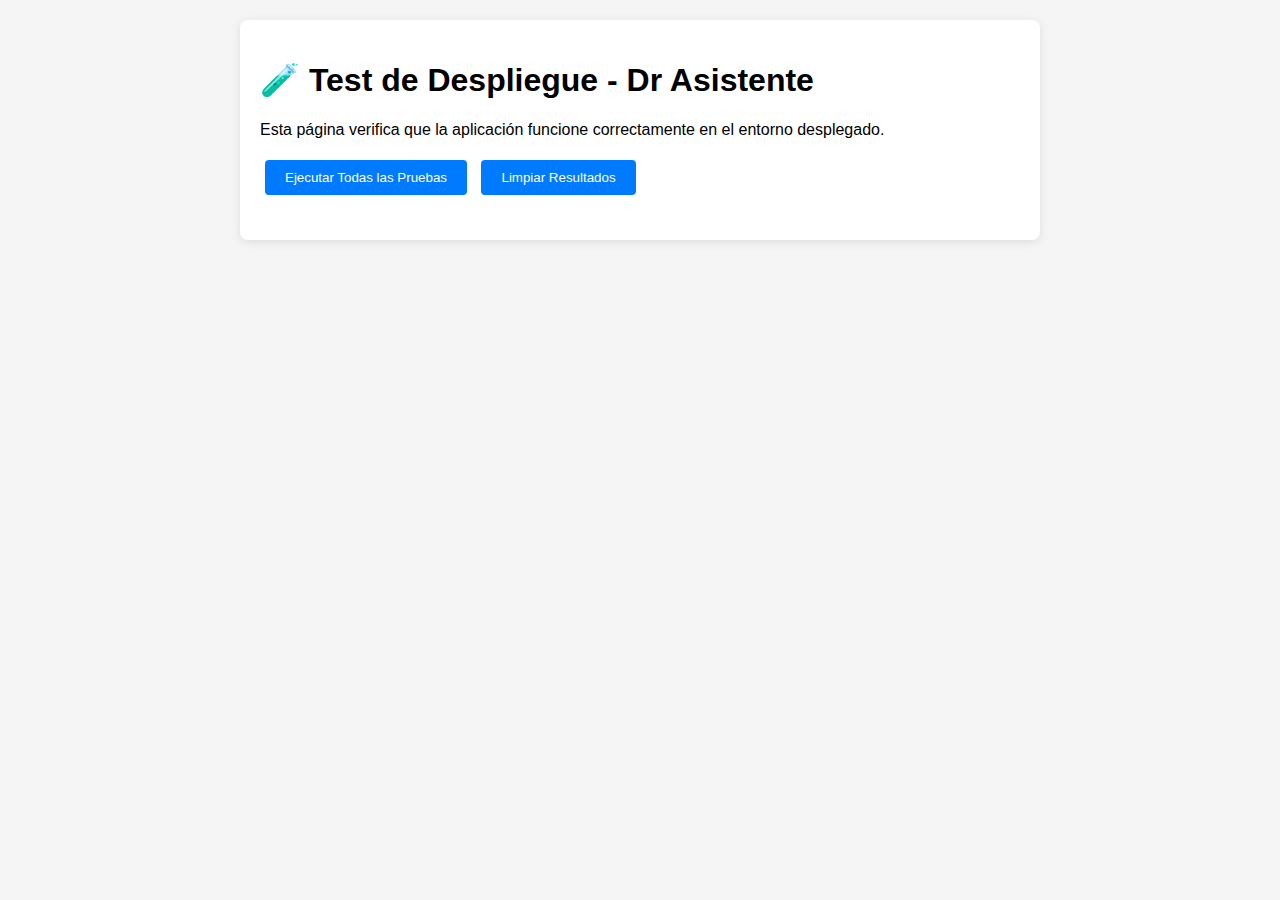
<file: test-deployment.html>
<!DOCTYPE html>
<html lang="es">
<head>
    <meta charset="UTF-8">
    <meta name="viewport" content="width=device-width, initial-scale=1.0">
    <title>Test de Despliegue - Dr Asistente</title>
    <style>
        body {
            font-family: Arial, sans-serif;
            max-width: 800px;
            margin: 0 auto;
            padding: 20px;
            background-color: #f5f5f5;
        }
        .test-container {
            background: white;
            padding: 20px;
            border-radius: 8px;
            box-shadow: 0 2px 10px rgba(0,0,0,0.1);
            margin-bottom: 20px;
        }
        .test-result {
            padding: 10px;
            margin: 10px 0;
            border-radius: 4px;
        }
        .success { background-color: #d4edda; color: #155724; border: 1px solid #c3e6cb; }
        .error { background-color: #f8d7da; color: #721c24; border: 1px solid #f5c6cb; }
        .warning { background-color: #fff3cd; color: #856404; border: 1px solid #ffeaa7; }
        .info { background-color: #d1ecf1; color: #0c5460; border: 1px solid #bee5eb; }
        button {
            background-color: #007bff;
            color: white;
            border: none;
            padding: 10px 20px;
            border-radius: 4px;
            cursor: pointer;
            margin: 5px;
        }
        button:hover { background-color: #0056b3; }
        #testResults { margin-top: 20px; }
    </style>
</head>
<body>
    <div class="test-container">
        <h1>🧪 Test de Despliegue - Dr Asistente</h1>
        <p>Esta página verifica que la aplicación funcione correctamente en el entorno desplegado.</p>
        
        <div>
            <button onclick="runAllTests()">Ejecutar Todas las Pruebas</button>
            <button onclick="clearResults()">Limpiar Resultados</button>
        </div>
        
        <div id="testResults"></div>
    </div>

    <!-- Scripts necesarios -->
    <script src="src/js/security-config.js"></script>
    <script src="src/js/data-manager.js"></script>

    <script>
        class DeploymentTester {
            constructor() {
                this.results = [];
            }

            log(message, type = 'info') {
                const timestamp = new Date().toLocaleTimeString();
                this.results.push({ message, type, timestamp });
                this.displayResults();
            }

            displayResults() {
                const container = document.getElementById('testResults');
                container.innerHTML = this.results.map(result => 
                    `<div class="test-result ${result.type}">
                        <strong>[${result.timestamp}]</strong> ${result.message}
                    </div>`
                ).join('');
            }

            clear() {
                this.results = [];
                this.displayResults();
            }

            async testEnvironmentDetection() {
                this.log('🔍 Probando detección de entorno...', 'info');
                
                try {
                    const environment = securityConfig.detectEnvironment();
                    const isProduction = securityConfig.IS_PRODUCTION;
                    const isLocalStorageSafe = securityConfig.isLocalStorageSafe();
                    
                    this.log(`Entorno detectado: ${environment}`, 'info');
                    this.log(`Es producción: ${isProduction}`, 'info');
                    this.log(`localStorage seguro: ${isLocalStorageSafe}`, isLocalStorageSafe ? 'success' : 'warning');
                    
                    return { environment, isProduction, isLocalStorageSafe };
                } catch (error) {
                    this.log(`Error en detección de entorno: ${error.message}`, 'error');
                    return null;
                }
            }

            async testDataManager() {
                this.log('📊 Probando DataManager...', 'info');
                
                try {
                    // Probar carga de datos
                    const data = await dataManager.loadData();
                    this.log(`Datos cargados: ${data ? 'Sí' : 'No'}`, data ? 'success' : 'error');
                    
                    if (data) {
                        this.log(`Usuarios: ${data.users ? data.users.length : 0}`, 'info');
                        this.log(`Condiciones: ${data.conditions ? data.conditions.length : 0}`, 'info');
                        this.log(`Síntomas: ${data.symptoms ? data.symptoms.length : 0}`, 'info');
                        this.log(`Registros: ${data.symptomRecords ? data.symptomRecords.length : 0}`, 'info');
                    }
                    
                    return data;
                } catch (error) {
                    this.log(`Error cargando datos: ${error.message}`, 'error');
                    return null;
                }
            }

            async testDataPersistence() {
                this.log('💾 Probando persistencia de datos...', 'info');
                
                try {
                    // Crear datos de prueba
                    const testData = {
                        users: [{ id: 'test-user', name: 'Usuario Test' }],
                        conditions: [],
                        symptoms: [],
                        symptomRecords: [],
                        conditionUpdates: []
                    };
                    
                    // Intentar guardar
                    const saveResult = await dataManager.saveData(testData);
                    this.log(`Datos guardados: ${saveResult ? 'Sí' : 'No'}`, saveResult ? 'success' : 'error');
                    
                    // Intentar cargar de nuevo
                    const loadedData = await dataManager.loadData();
                    const hasTestUser = loadedData && loadedData.users && 
                        loadedData.users.some(user => user.id === 'test-user');
                    
                    this.log(`Datos persistidos: ${hasTestUser ? 'Sí' : 'No'}`, hasTestUser ? 'success' : 'error');
                    
                    return { saveResult, hasTestUser };
                } catch (error) {
                    this.log(`Error en persistencia: ${error.message}`, 'error');
                    return null;
                }
            }

            async testLocalStorage() {
                this.log('🗄️ Probando localStorage...', 'info');
                
                try {
                    const testKey = 'dr-assistant-test';
                    const testValue = 'test-value';
                    
                    // Intentar escribir
                    localStorage.setItem(testKey, testValue);
                    this.log('Escritura en localStorage: OK', 'success');
                    
                    // Intentar leer
                    const readValue = localStorage.getItem(testKey);
                    this.log(`Lectura de localStorage: ${readValue === testValue ? 'OK' : 'Error'}`, 
                        readValue === testValue ? 'success' : 'error');
                    
                    // Limpiar
                    localStorage.removeItem(testKey);
                    this.log('Limpieza de localStorage: OK', 'success');
                    
                    return true;
                } catch (error) {
                    this.log(`Error con localStorage: ${error.message}`, 'error');
                    return false;
                }
            }

            async testJSONLoading() {
                this.log('📄 Probando carga de archivos JSON...', 'info');
                
                try {
                    const response = await fetch('./src/data/users-db.json');
                    this.log(`Archivo JSON accesible: ${response.ok ? 'Sí' : 'No'}`, 
                        response.ok ? 'success' : 'warning');
                    
                    if (response.ok) {
                        const data = await response.json();
                        this.log(`Datos JSON válidos: ${data ? 'Sí' : 'No'}`, data ? 'success' : 'error');
                    }
                    
                    return response.ok;
                } catch (error) {
                    this.log(`Error cargando JSON: ${error.message}`, 'warning');
                    return false;
                }
            }

            async runAllTests() {
                this.clear();
                this.log('🚀 Iniciando pruebas de despliegue...', 'info');
                
                const results = {
                    environment: await this.testEnvironmentDetection(),
                    dataManager: await this.testDataManager(),
                    persistence: await this.testDataPersistence(),
                    localStorage: await this.testLocalStorage(),
                    jsonLoading: await this.testJSONLoading()
                };
                
                // Resumen final
                const allPassed = Object.values(results).every(result => result !== null && result !== false);
                this.log(`\n📋 Resumen: ${allPassed ? 'TODAS LAS PRUEBAS PASARON' : 'ALGUNAS PRUEBAS FALLARON'}`, 
                    allPassed ? 'success' : 'error');
                
                if (allPassed) {
                    this.log('✅ La aplicación debería funcionar correctamente en el entorno desplegado', 'success');
                } else {
                    this.log('⚠️ Algunas funcionalidades pueden no estar disponibles', 'warning');
                }
            }
        }

        const tester = new DeploymentTester();

        function runAllTests() {
            tester.runAllTests();
        }

        function clearResults() {
            tester.clear();
        }

        // Ejecutar pruebas automáticamente al cargar
        window.addEventListener('load', () => {
            setTimeout(() => {
                tester.log('Página cargada. Haz clic en "Ejecutar Todas las Pruebas" para comenzar.', 'info');
            }, 1000);
        });
    </script>
</body>
</html>
</file>
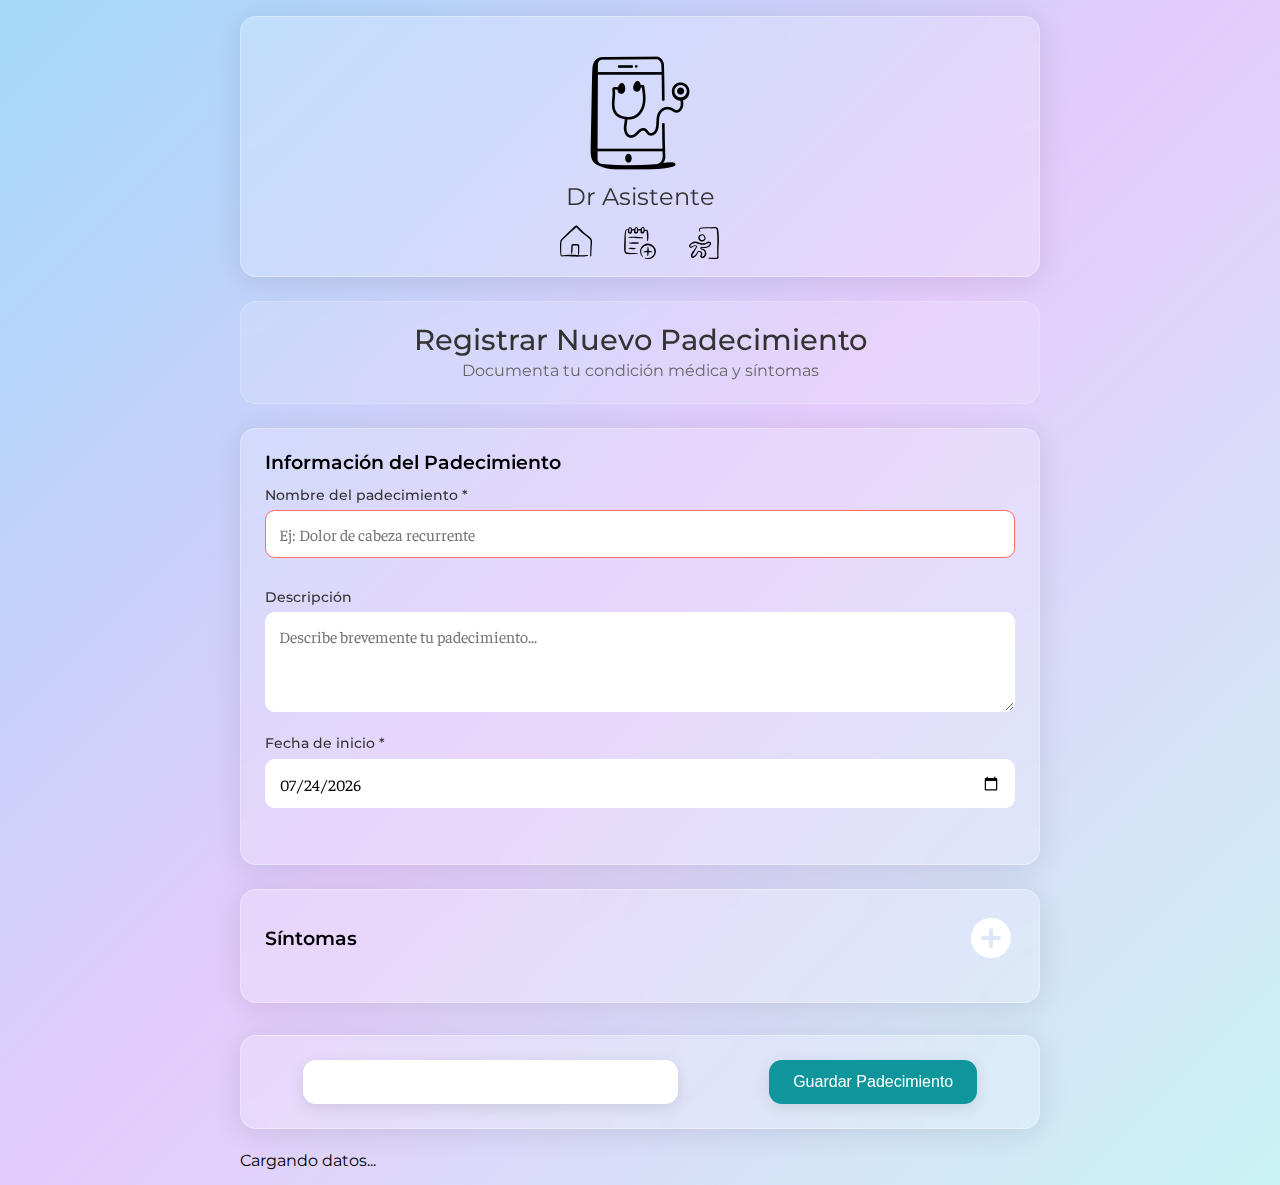
<file: src/pages/add-symptoms.html>
<!DOCTYPE html>
<html lang="es">
<head>
    <meta charset="UTF-8">
    <meta name="viewport" content="width=device-width, initial-scale=1.0">
    <meta name="description" content="Dr Asistente - Registrar nuevo padecimiento y síntomas">
    <meta name="author" content="Dr Assistant">
    <meta name="robots" content="noindex, nofollow">
    <title>Registrar Padecimiento - Dr Asistente</title>
    
    <link rel="icon" type="image/x-icon" href="../../public/favicon-100x100.ico">
    <link rel="stylesheet" href="../css/main.css">
    
</head>
<body>
    <div class="app-container">
        <main class="dashboard-container">
            
            <!-- Header con navegación -->
            <header class="dashboard-header">
                <div class="header-content">
                    <img class="logo" src="../../public/medical-app.png" alt="Dr Asistente Logo">
                    <h1>Dr Asistente</h1>
                </div>
                <nav class="header-nav">
                    <a href="dashboard.html">
                        <img class="nav-icon" src="../../public/home-icon.svg" alt="Home" class="nav-icon">
                    </a>
                    <img class="nav-icon active" src="../../public/add-icon.svg" alt="Register Symptom" class="nav-icon">
                    <img class="nav-icon" src="../../public/exit-icon.svg" alt="Exit" class="nav-icon">
                </nav>
            </header>

            <!-- Título de la página -->
            <section class="welcome-section">
                <h2>Registrar Nuevo Padecimiento</h2>
                <p class="welcome-subtitle">Documenta tu condición médica y síntomas</p>
            </section>

            <!-- Formulario principal -->
            <form id="conditionForm" class="condition-form">
                
                <!-- Información del padecimiento -->
                <section class="form-section">
                    <h3>Información del Padecimiento</h3>
                    
                    <div class="form-group">
                        <label for="conditionName">Nombre del padecimiento *</label>
                        <input 
                            type="text" 
                            id="conditionName" 
                            name="conditionName" 
                            placeholder="Ej: Dolor de cabeza recurrente"
                            required
                        >
                    </div>

                    <div class="form-group">
                        <label for="conditionDescription">Descripción</label>
                        <textarea 
                            id="conditionDescription" 
                            name="conditionDescription" 
                            placeholder="Describe brevemente tu padecimiento..."
                            rows="3"
                        ></textarea>
                    </div>

                    <div class="form-group">
                        <label for="startDate">Fecha de inicio *</label>
                        <input 
                            type="date" 
                            id="startDate" 
                            name="startDate" 
                            required
                        >
                    </div>
                </section>

                <!-- Síntomas -->
                <section class="form-section">
                    <div class="section-header">
                        <h3>Síntomas</h3>
                        <img id="addSymptomBtn" src="../../public/add-full-icon.svg" alt="Add Symptom" class="add-icon">
                    </div>

                    <div id="symptomsContainer" class="symptoms-container">
                        <!-- Los síntomas se agregarán dinámicamente aquí -->
                    </div>
                </section>

                <!-- Botones de acción -->
                <section class="form-actions">
                    <button type="button" id="cancelBtn" class="btn-secondary">
                        Cancelar
                    </button>
                    <button type="submit" id="saveBtn" class="btn-primary">
                        Guardar Padecimiento
                    </button>
                </section>
            </form>

            <!-- Mensajes de estado -->
            <div id="messageContainer" class="message-container"></div>
            
            <!-- Icono de carga -->
            <div id="loadingOverlay" class="loading-overlay hidden">
                <div class="loading-spinner">
                    <div class="spinner"></div>
                    <p class="loading-text">Cargando datos...</p>
                </div>
            </div>
        </main>
    </div>

    <!-- Template para síntomas -->
    <template id="symptomTemplate">
        <div class="symptom-card" data-symptom-index="">
            <div class="symptom-header">
                <h4>Síntoma <span class="symptom-number">1</span></h4>
                <button type="button" class="remove-symptom-btn" title="Eliminar síntoma">
                    ✕
                </button>
            </div>
            
            <div class="form-group">
                <label>Síntoma *</label>
                <input 
                    type="text" 
                    name="symptomName" 
                    placeholder="Ej: Dolor punzante, Náuseas, Fiebre..."
                    required
                >
            </div>

            <div class="form-group">
                <label>Descripción del síntoma</label>
                <textarea 
                    name="symptomDescription" 
                    placeholder="Describe el síntoma con más detalle..."
                    rows="2"
                ></textarea>
            </div>

            <div class="form-group">
                <label>Intensidad actual (1-10) *</label>
                <div class="intensity-container">
                    <div class="intensity-labels">
                        <span>1</span>
                        <span>5</span>
                        <span>10</span>
                    </div>
                    <input 
                        type="range" 
                        name="symptomIntensity" 
                        min="1" 
                        max="10" 
                        value="5" 
                        class="intensity-slider"
                        required
                    >
                    <div class="intensity-display">
                        <span class="intensity-value">5</span>
                        <span class="intensity-label">/ 10</span>
                    </div>
                </div>
            </div>

            <div class="form-group">
                <label>Notas adicionales</label>
                <textarea 
                    name="symptomNotes" 
                    placeholder="¿Qué factores empeoran o mejoran el síntoma? ¿Cuándo aparece?"
                    rows="2"
                ></textarea>
            </div>
        </div>
    </template>

    <!-- Scripts -->
    <script src="../js/auth.js"></script>
    <script src="../js/security-config.js"></script>
    <script src="../js/data-manager.js"></script>
    <script src="../js/add-symptoms.js"></script>
</body>
</html>
</file>
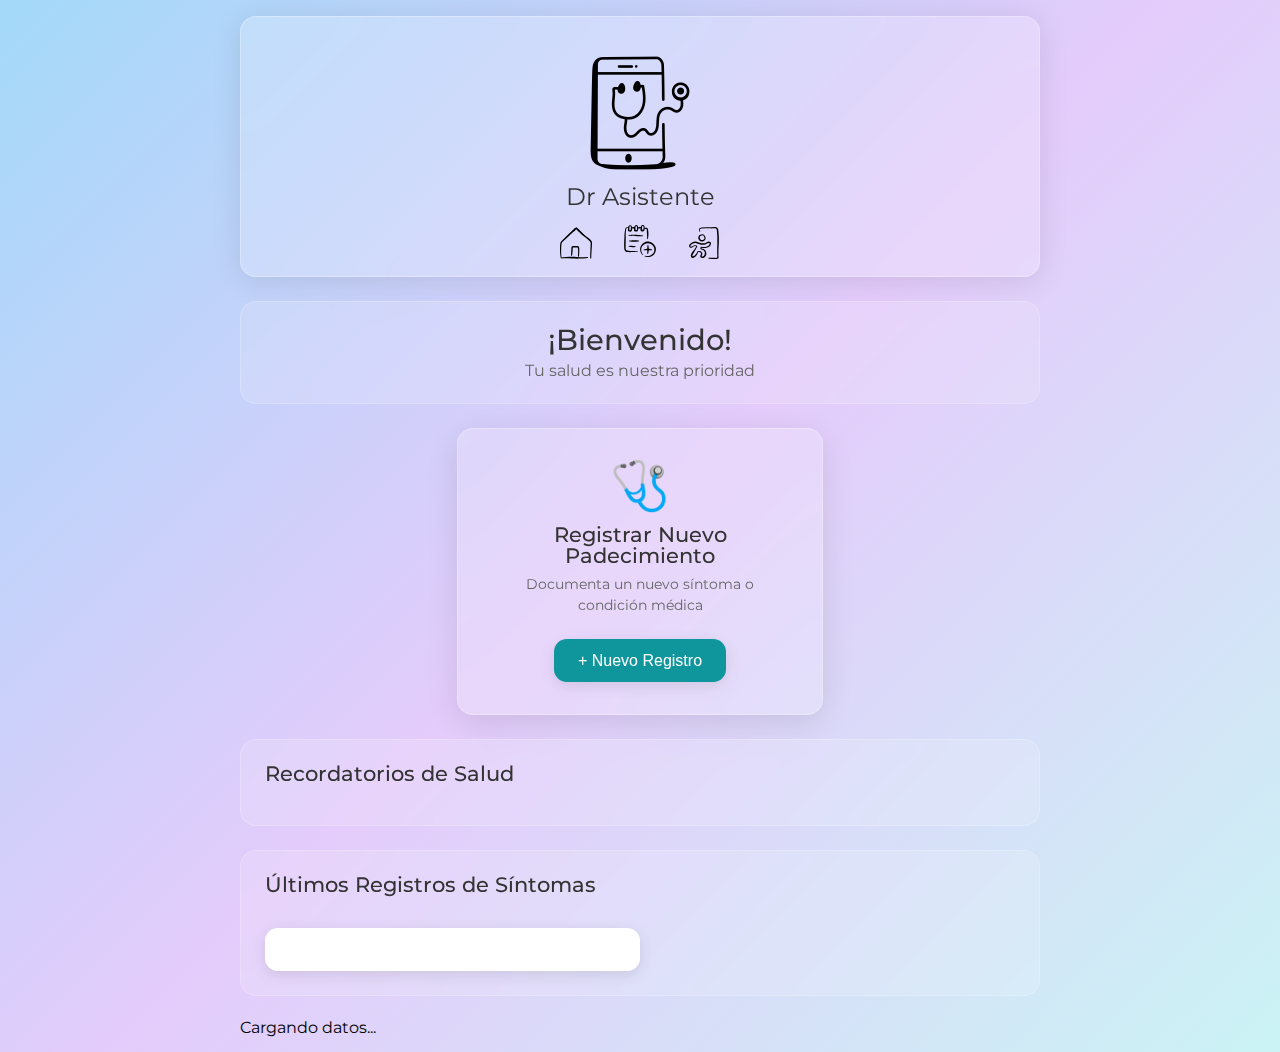
<file: src/pages/dashboard.html>
<!DOCTYPE html>
<html lang="es">
<head>
    <meta charset="UTF-8">
    <meta name="viewport" content="width=device-width, initial-scale=1.0">
    <meta name="description" content="Dr Asistente - Dashboard personal para seguimiento de salud">
    <meta name="author" content="Dr Assistant">
    <meta name="robots" content="noindex, nofollow">
    <title>Dashboard - Dr Asistente</title>
    
    <link rel="icon" type="image/x-icon" href="../../public/favicon-100x100.ico">
    <link rel="stylesheet" href="../css/main.css">
</head>
<body>
    <div class="app-container">
        <main class="dashboard-container">
            
            <!-- Header con logo, home y botón de registro de síntomas -->
            <header class="dashboard-header">
                <div class="header-content">
                    <img class="logo" src="../../public/medical-app.png" alt="Dr Asistente Logo">
                    <h1>Dr Asistente</h1>
                </div>
                <nav class="header-nav">
                    <img class="nav-icon" src="../../public/home-icon.svg" alt="Home" class="nav-icon">
                    <a href="add-symptoms.html"><img class="nav-icon" src="../../public/add-icon.svg" alt="Register Symptom" class="nav-icon"></a>
                    <img class="nav-icon" src="../../public/exit-icon.svg" alt="Exit" class="nav-icon">
                </nav>
            </header>

            <!-- Bienvenida con nombre dinámico -->
            <section class="welcome-section">
                <h2 id="welcomeMessage">¡Bienvenido!</h2>
                <p class="welcome-subtitle">Tu salud es nuestra prioridad</p>
            </section>

            <!-- Acción principal: botón para registrar padecimiento nuevo -->
            <section class="main-action-section">
                <div class="action-card">
                    <div class="action-icon">🩺</div>
                    <h3>Registrar Nuevo Padecimiento</h3>
                    <p>Documenta un nuevo síntoma o condición médica</p>
                    <button id="newConditionBtn" class="btn-primary btn-large">
                        + Nuevo Registro
                    </button>
                </div>
            </section>

            <!-- Recordatorios para padecimientos crónicos -->
            <section class="reminders-section">
                <h3>Recordatorios de Salud</h3>
                <div id="chronicReminders" class="reminders-container">
                    <!-- Se llenará dinámicamente con datos del JSON -->
                </div>
            </section>

            <!-- Último registro activo de síntomas -->
            <section class="latest-records-section">
                <h3>Últimos Registros de Síntomas</h3>
                <div id="latestRecords" class="records-container">
                    <!-- Se llenará dinámicamente con datos del JSON -->
                </div>
                <a href="symptoms-history.html"><button id="viewAllRecordsBtn" class="btn-secondary">Ver Todos los Registros</button></a>
            </section>

            <!-- Mensajes de estado -->
            <div id="messageContainer" class="message-container"></div>
            
            <!-- Icono de carga -->
            <div id="loadingOverlay" class="loading-overlay">
                <div class="loading-spinner">
                    <div class="spinner"></div>
                    <p class="loading-text">Cargando datos...</p>
                </div>
            </div>
        </main>
    </div>

    <!-- Scripts -->
    <script src="../js/auth.js"></script>
    <script src="../js/dashboard.js"></script>
</body>
</html>
</file>
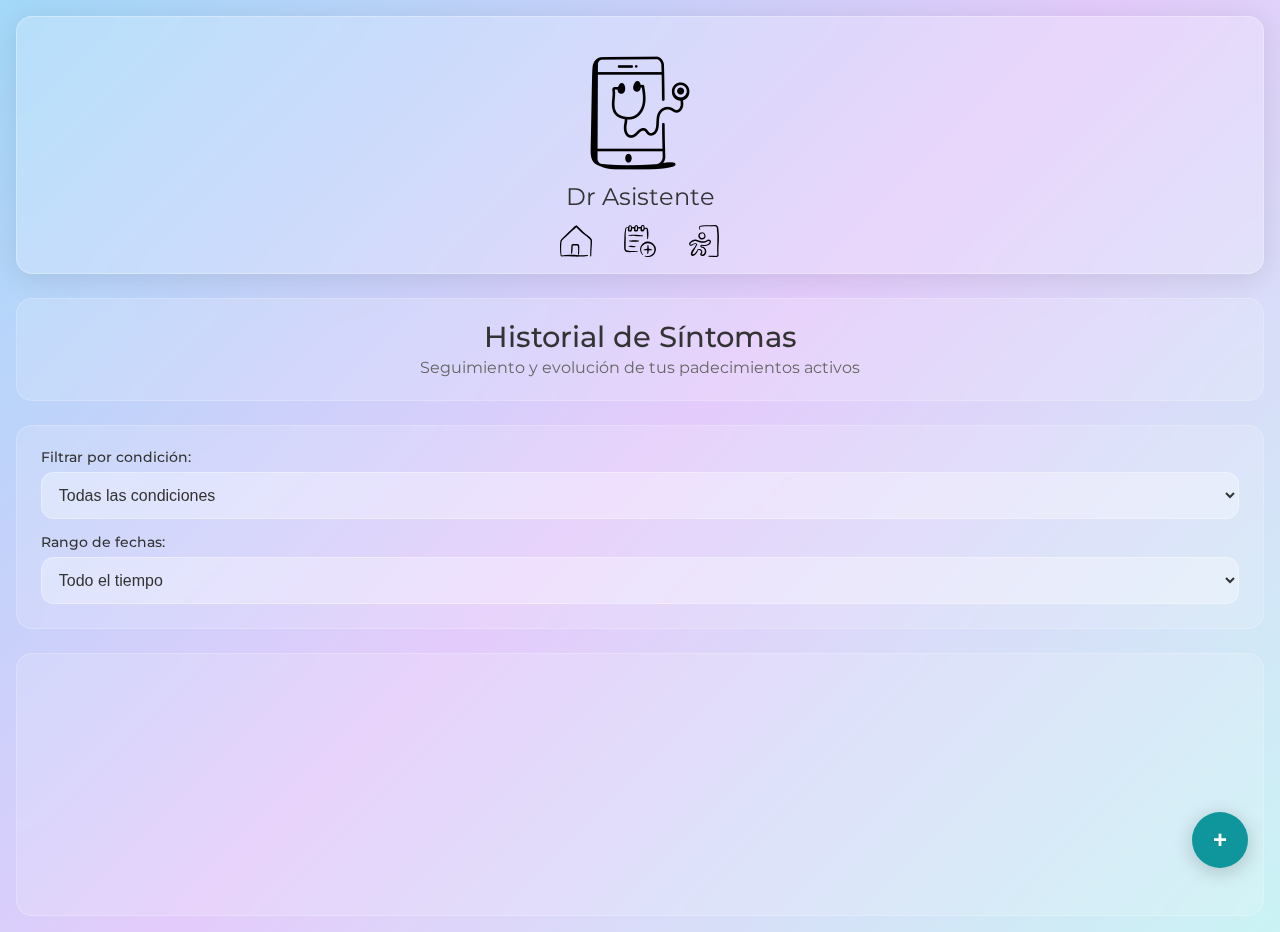
<file: src/pages/symptoms-history.html>
<!DOCTYPE html>
<html lang="es">
<head>
    <meta charset="UTF-8">
    <meta name="viewport" content="width=device-width, initial-scale=1.0">
    <meta name="description" content="Dr Asistente - Historial de síntomas y seguimiento médico">
    <meta name="author" content="Dr Assistant">
    <meta name="robots" content="noindex, nofollow">
    <title>Historial de Síntomas - Dr Asistente</title>
    
    <link rel="icon" type="image/x-icon" href="../../public/favicon-100x100.ico">
    <link rel="stylesheet" href="../css/main.css">
</head>
<body>
    <div class="app-container">
        <main class="symptoms-history-container">
            
            <!-- Header con logo, navegación y título -->
            <header class="symptoms-history-header">
                <div class="header-content">
                    <img class="logo" src="../../public/medical-app.png" alt="Dr Asistente Logo">
                    <h1>Dr Asistente</h1>
                </div>
                <nav class="header-nav">
                    <img class="nav-icon" src="../../public/home-icon.svg" alt="Home" class="nav-icon" id="homeBtn">
                    <img class="nav-icon" src="../../public/add-icon.svg" alt="Register Symptom" class="nav-icon" id="addSymptomBtn">
                    <img class="nav-icon" src="../../public/exit-icon.svg" alt="Exit" class="nav-icon" id="exitBtn">
                </nav>
            </header>

            <!-- Título de la página -->
            <section class="page-title-section">
                <h2>Historial de Síntomas</h2>
                <p class="page-subtitle">Seguimiento y evolución de tus padecimientos activos</p>
            </section>

            <!-- Filtros y controles -->
            <section class="filters-section">
                <div class="filter-controls">
                    <div class="filter-group">
                        <label for="conditionFilter">Filtrar por condición:</label>
                        <select id="conditionFilter" class="filter-select">
                            <option value="all">Todas las condiciones</option>
                        </select>
                    </div>
                    <div class="filter-group">
                        <label for="dateRangeFilter">Rango de fechas:</label>
                        <select id="dateRangeFilter" class="filter-select">
                            <option value="all">Todo el tiempo</option>
                            <option value="week">Última semana</option>
                            <option value="month">Último mes</option>
                            <option value="3months">Últimos 3 meses</option>
                        </select>
                    </div>
                </div>
            </section>

            <!-- Contenido principal: Timeline de síntomas -->
            <section class="timeline-section">
                <div id="timelineContainer" class="timeline-container">
                    <!-- Se llenará dinámicamente con la línea de tiempo -->
                </div>
                
                <!-- Mensaje cuando no hay datos -->
                <div id="noDataMessage" class="no-data-message" style="display: none;">
                    <div class="no-data-icon">📋</div>
                    <h3>No hay registros activos</h3>
                    <p>No tienes padecimientos activos registrados en este momento.</p>
                    <button id="addFirstSymptomBtn" class="btn-primary">Registrar Primer Síntoma</button>
                </div>
            </section>

            <!-- Modal para editar registro -->
            <div id="editModal" class="modal" style="display: none;">
                <div class="modal-content">
                    <div class="modal-header">
                        <h3>Editar Registro</h3>
                        <button class="modal-close" id="closeModalBtn">&times;</button>
                    </div>
                    <div class="modal-body">
                        <form id="editRecordForm">
                            <div class="form-group">
                                <label for="editIntensity">Intensidad (1-10):</label>
                                <input type="number" id="editIntensity" min="1" max="10" required>
                            </div>
                            <div class="form-group">
                                <label for="editNotes">Notas:</label>
                                <textarea id="editNotes" rows="4" placeholder="Describe cómo te sientes..."></textarea>
                            </div>
                            <div class="form-actions">
                                <button type="button" class="btn-secondary" id="cancelEditBtn">Cancelar</button>
                                <button type="submit" class="btn-primary">Guardar Cambios</button>
                            </div>
                        </form>
                    </div>
                </div>
            </div>

            <!-- Modal para agregar nuevo registro -->
            <div id="addRecordModal" class="modal" style="display: none;">
                <div class="modal-content">
                    <div class="modal-header">
                        <h3>Nuevo Registro</h3>
                        <button class="modal-close" id="closeAddModalBtn">&times;</button>
                    </div>
                    <div class="modal-body">
                        <form id="addRecordForm">
                            <div class="form-group">
                                <label for="addSymptomSelect">Síntoma:</label>
                                <select id="addSymptomSelect" required>
                                    <option value="">Selecciona un síntoma</option>
                                </select>
                            </div>
                            <div class="form-group">
                                <label for="addIntensity">Intensidad (1-10):</label>
                                <input type="number" id="addIntensity" min="1" max="10" required>
                            </div>
                            <div class="form-group">
                                <label for="addNotes">Notas:</label>
                                <textarea id="addNotes" rows="4" placeholder="Describe cómo te sientes..."></textarea>
                            </div>
                            <div class="form-actions">
                                <button type="button" class="btn-secondary" id="cancelAddBtn">Cancelar</button>
                                <button type="submit" class="btn-primary">Guardar Registro</button>
                            </div>
                        </form>
                    </div>
                </div>
            </div>

            <!-- Botón flotante para agregar nuevo registro -->
            <button id="floatingAddBtn" class="floating-add-btn" title="Agregar nuevo registro">
                <span>+</span>
            </button>

            <!-- Mensajes de estado -->
            <div id="messageContainer" class="message-container"></div>
        </main>
    </div>

    <!-- Scripts -->
    <script src="../js/symptoms-history.js"></script>
</body>
</html>
</file>
<file: src/css/main.css>
/* Importaciones */
@import url('reset.css');
@import url('variables.css');
@import url('index.css');
@import url('dashboard.css');
@import url('add-symptoms.css');
@import url('symptoms-history.css');

/* Estilos generales - Mobile First */
body {
    display: flex;  
    align-items: flex-start;
    min-height: 100vh;
    width: 100%;
    font-family: var(--font-title);
    font-size: var(--font-base);
    background: linear-gradient(135deg, rgba(163,217,249,1) 0%, rgba(225, 198, 251, 0.9) 50%, rgba(189, 240, 242, 0.8) 100%);
    margin: 0;
    padding: 0;
    overflow-x: hidden;
}

.app-container {
    display: flex;  
    align-items: flex-start;
    width: 100%;
    min-height: 100vh;
    padding: var(--container-padding);
    box-sizing: border-box;
}

/* Tablet y Desktop */
@media (min-width: 768px) {
    .app-container {
        max-width: var(--container-max-width);
        margin: 0 auto;
        padding: var(--spacing-xl);
    }
}


/* Mensajes */
.message-container {
    position: fixed;
    top: -50%;
    left: 50%;
    transform: translateX(-50%);
    z-index: 1000;
    width: 90%;
}

.message {
    padding: 1rem 1.5rem;
    border-radius: 0.8rem;
    font-weight: 500;
    box-shadow: 0 4px 20px rgba(0, 0, 0, 0.15);
    backdrop-filter: blur(10px);
    border: 1px solid rgba(255, 255, 255, 0.3);
}

.message-info {
    background: rgba(33, 150, 243, 0.9);
    color: white;
}

.message-error {
    background: rgba(244, 67, 54, 0.9);
    color: white;
}

.message-success {
    background: rgba(76, 175, 80, 0.9);
    color: white;
}
</file>
